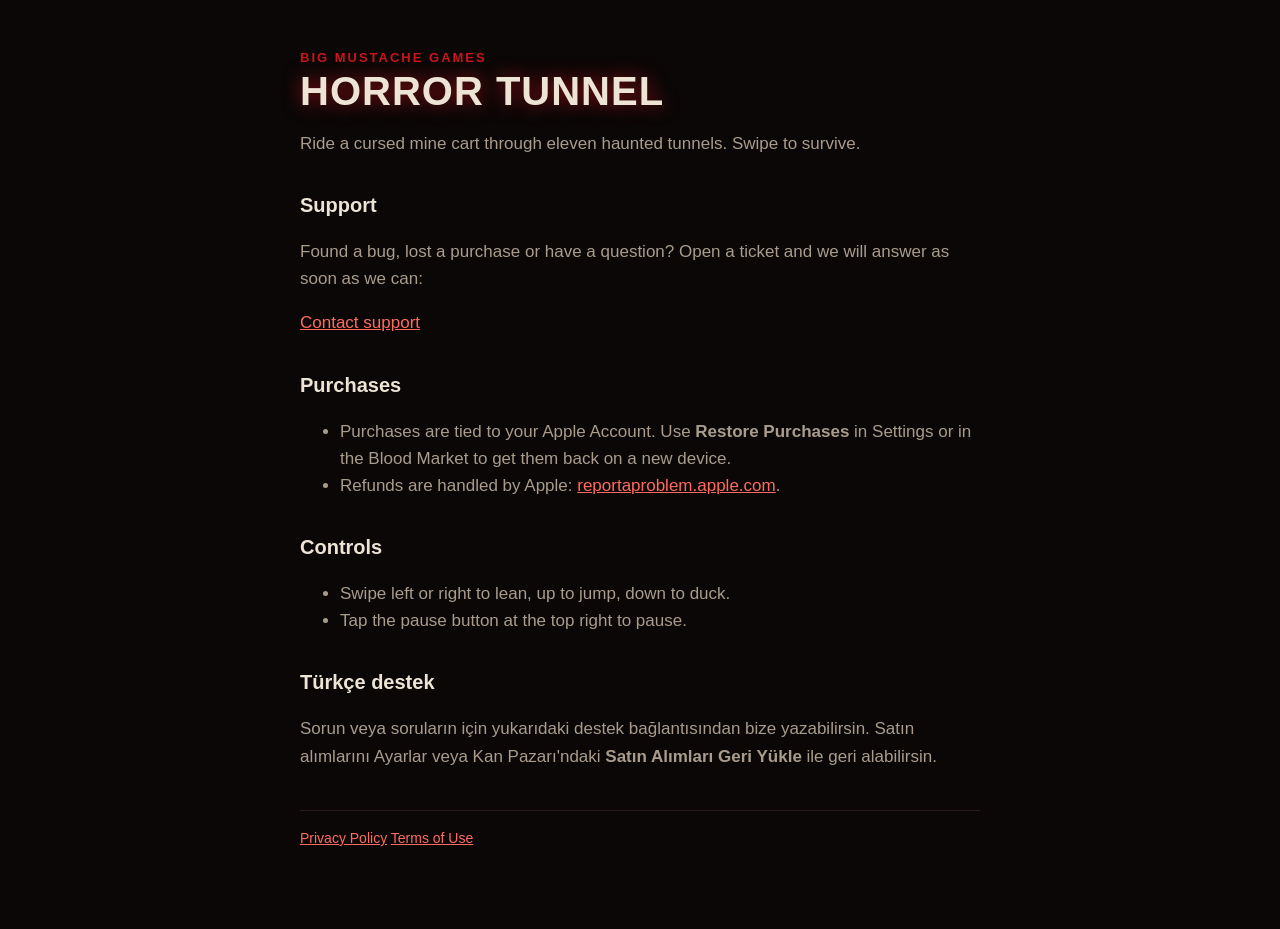
<file: index.html>
<!doctype html><html lang="en"><head><meta charset="utf-8"><meta name="viewport" content="width=device-width,initial-scale=1"><title>Horror Tunnel - Support</title><link rel="stylesheet" href="style.css"></head><body><main>
<div class="tag">Big Mustache Games</div><h1>HORROR TUNNEL</h1><p>Ride a cursed mine cart through eleven haunted tunnels. Swipe to survive.</p>
<h2>Support</h2><p>Found a bug, lost a purchase or have a question? Open a ticket and we will answer as soon as we can:</p>
<p><a href="https://github.com/bigmustachegame/horrortunnel-support/issues/new">Contact support</a></p>
<h2>Purchases</h2><ul><li>Purchases are tied to your Apple Account. Use <b>Restore Purchases</b> in Settings or in the Blood Market to get them back on a new device.</li><li>Refunds are handled by Apple: <a href="https://reportaproblem.apple.com">reportaproblem.apple.com</a>.</li></ul>
<h2>Controls</h2><ul><li>Swipe left or right to lean, up to jump, down to duck.</li><li>Tap the pause button at the top right to pause.</li></ul>
<h2>Türkçe destek</h2><p>Sorun veya soruların için yukarıdaki destek bağlantısından bize yazabilirsin. Satın alımlarını Ayarlar veya Kan Pazarı'ndaki <b>Satın Alımları Geri Yükle</b> ile geri alabilirsin.</p>
<nav><a href="privacy.html">Privacy Policy</a> <a href="terms.html">Terms of Use</a></nav></main></body></html>
</file>
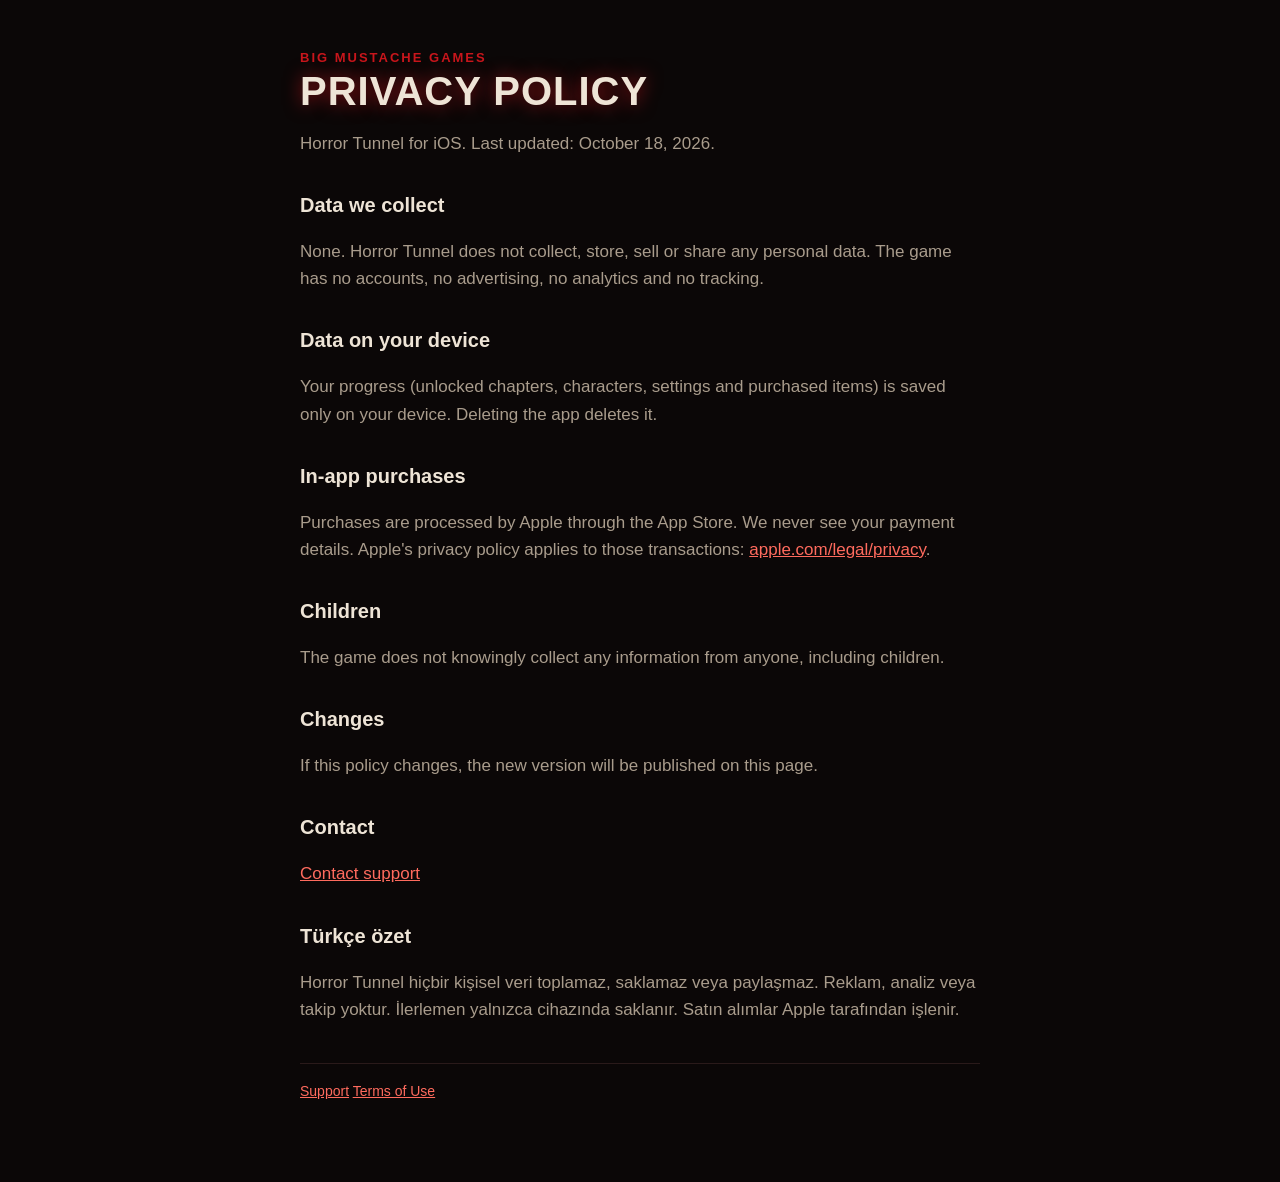
<file: privacy.html>
<!doctype html><html lang="en"><head><meta charset="utf-8"><meta name="viewport" content="width=device-width,initial-scale=1"><title>Horror Tunnel - Privacy Policy</title><link rel="stylesheet" href="style.css"></head><body><main>
<div class="tag">Big Mustache Games</div><h1>PRIVACY POLICY</h1><p>Horror Tunnel for iOS. Last updated: October 18, 2026.</p>
<h2>Data we collect</h2><p>None. Horror Tunnel does not collect, store, sell or share any personal data. The game has no accounts, no advertising, no analytics and no tracking.</p>
<h2>Data on your device</h2><p>Your progress (unlocked chapters, characters, settings and purchased items) is saved only on your device. Deleting the app deletes it.</p>
<h2>In-app purchases</h2><p>Purchases are processed by Apple through the App Store. We never see your payment details. Apple's privacy policy applies to those transactions: <a href="https://www.apple.com/legal/privacy/">apple.com/legal/privacy</a>.</p>
<h2>Children</h2><p>The game does not knowingly collect any information from anyone, including children.</p>
<h2>Changes</h2><p>If this policy changes, the new version will be published on this page.</p>
<h2>Contact</h2><p><a href="https://github.com/bigmustachegame/horrortunnel-support/issues/new">Contact support</a></p>
<h2>Türkçe özet</h2><p>Horror Tunnel hiçbir kişisel veri toplamaz, saklamaz veya paylaşmaz. Reklam, analiz veya takip yoktur. İlerlemen yalnızca cihazında saklanır. Satın alımlar Apple tarafından işlenir.</p>
<nav><a href="index.html">Support</a> <a href="terms.html">Terms of Use</a></nav></main></body></html>
</file>
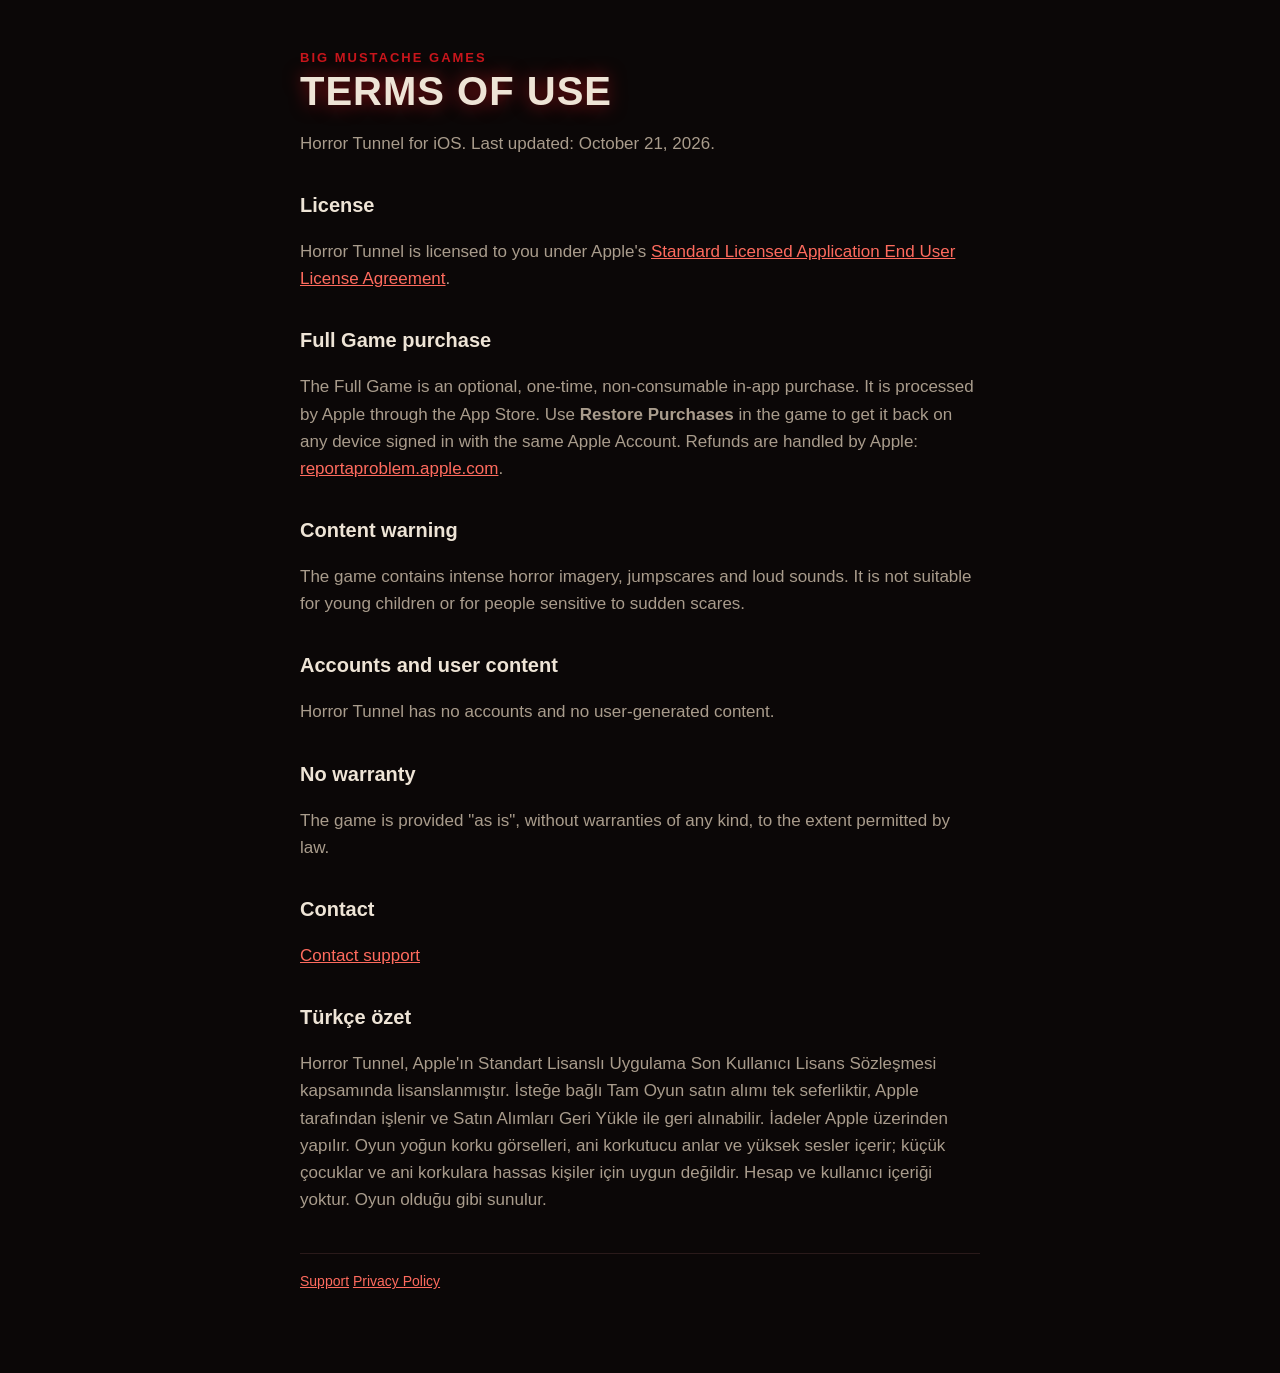
<file: terms.html>
<!doctype html><html lang="en"><head><meta charset="utf-8"><meta name="viewport" content="width=device-width,initial-scale=1"><title>Horror Tunnel - Terms of Use</title><link rel="stylesheet" href="style.css"></head><body><main>
<div class="tag">Big Mustache Games</div><h1>TERMS OF USE</h1><p>Horror Tunnel for iOS. Last updated: October 21, 2026.</p>
<h2>License</h2><p>Horror Tunnel is licensed to you under Apple's <a href="https://www.apple.com/legal/internet-services/itunes/dev/stdeula/">Standard Licensed Application End User License Agreement</a>.</p>
<h2>Full Game purchase</h2><p>The Full Game is an optional, one-time, non-consumable in-app purchase. It is processed by Apple through the App Store. Use <b>Restore Purchases</b> in the game to get it back on any device signed in with the same Apple Account. Refunds are handled by Apple: <a href="https://reportaproblem.apple.com">reportaproblem.apple.com</a>.</p>
<h2>Content warning</h2><p>The game contains intense horror imagery, jumpscares and loud sounds. It is not suitable for young children or for people sensitive to sudden scares.</p>
<h2>Accounts and user content</h2><p>Horror Tunnel has no accounts and no user-generated content.</p>
<h2>No warranty</h2><p>The game is provided "as is", without warranties of any kind, to the extent permitted by law.</p>
<h2>Contact</h2><p><a href="https://github.com/bigmustachegame/horrortunnel-support/issues/new">Contact support</a></p>
<h2>Türkçe özet</h2><p>Horror Tunnel, Apple'ın Standart Lisanslı Uygulama Son Kullanıcı Lisans Sözleşmesi kapsamında lisanslanmıştır. İsteğe bağlı Tam Oyun satın alımı tek seferliktir, Apple tarafından işlenir ve Satın Alımları Geri Yükle ile geri alınabilir. İadeler Apple üzerinden yapılır. Oyun yoğun korku görselleri, ani korkutucu anlar ve yüksek sesler içerir; küçük çocuklar ve ani korkulara hassas kişiler için uygun değildir. Hesap ve kullanıcı içeriği yoktur. Oyun olduğu gibi sunulur.</p>
<nav><a href="index.html">Support</a> <a href="privacy.html">Privacy Policy</a></nav></main></body></html>
</file>
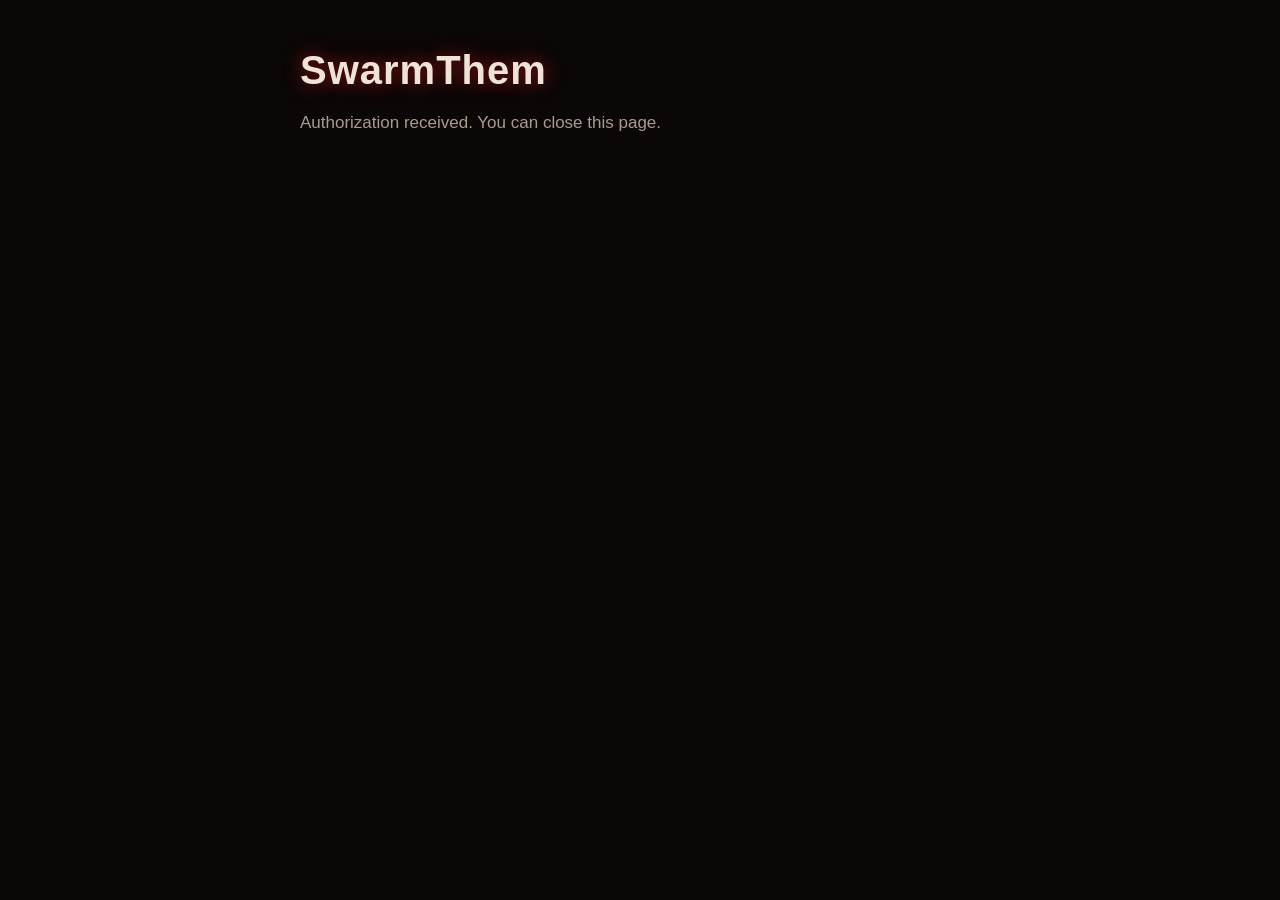
<file: swarmthem/callback.html>
<!doctype html><html lang="en"><head><meta charset="utf-8"><meta name="viewport" content="width=device-width,initial-scale=1"><title>SwarmThem</title><link rel="stylesheet" href="../style.css"></head><body><main>
<h1>SwarmThem</h1><p>Authorization received. You can close this page.</p></main></body></html>
</file>
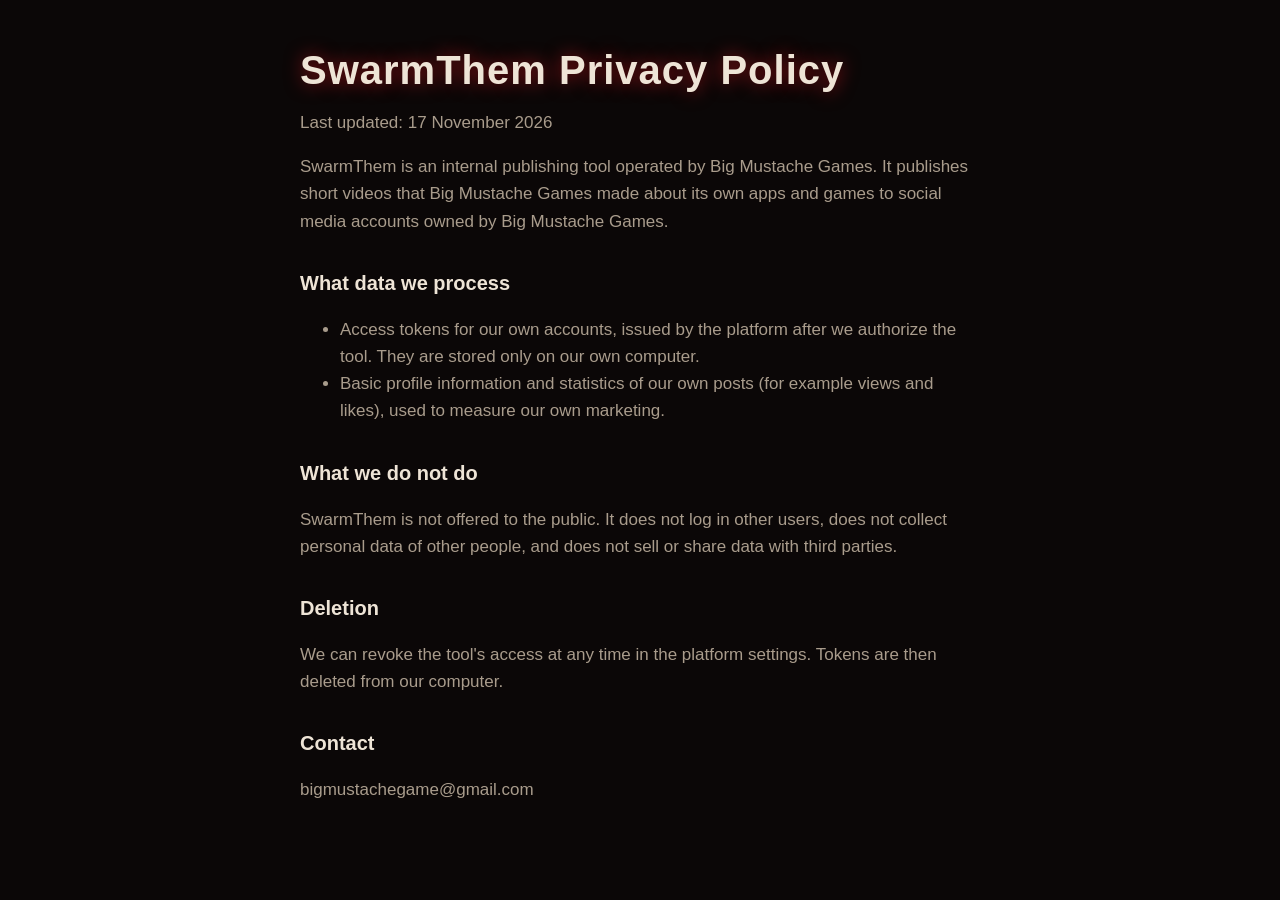
<file: swarmthem/privacy.html>
<!doctype html><html lang="en"><head><meta charset="utf-8"><meta name="viewport" content="width=device-width,initial-scale=1"><title>SwarmThem Privacy Policy</title><link rel="stylesheet" href="../style.css"></head><body><main>
<h1>SwarmThem Privacy Policy</h1><p>Last updated: 17 November 2026</p>
<p>SwarmThem is an internal publishing tool operated by Big Mustache Games. It publishes short videos that Big Mustache Games made about its own apps and games to social media accounts owned by Big Mustache Games.</p>
<h2>What data we process</h2><ul><li>Access tokens for our own accounts, issued by the platform after we authorize the tool. They are stored only on our own computer.</li><li>Basic profile information and statistics of our own posts (for example views and likes), used to measure our own marketing.</li></ul>
<h2>What we do not do</h2><p>SwarmThem is not offered to the public. It does not log in other users, does not collect personal data of other people, and does not sell or share data with third parties.</p>
<h2>Deletion</h2><p>We can revoke the tool's access at any time in the platform settings. Tokens are then deleted from our computer.</p>
<h2>Contact</h2><p>bigmustachegame@gmail.com</p></main></body></html>
</file>
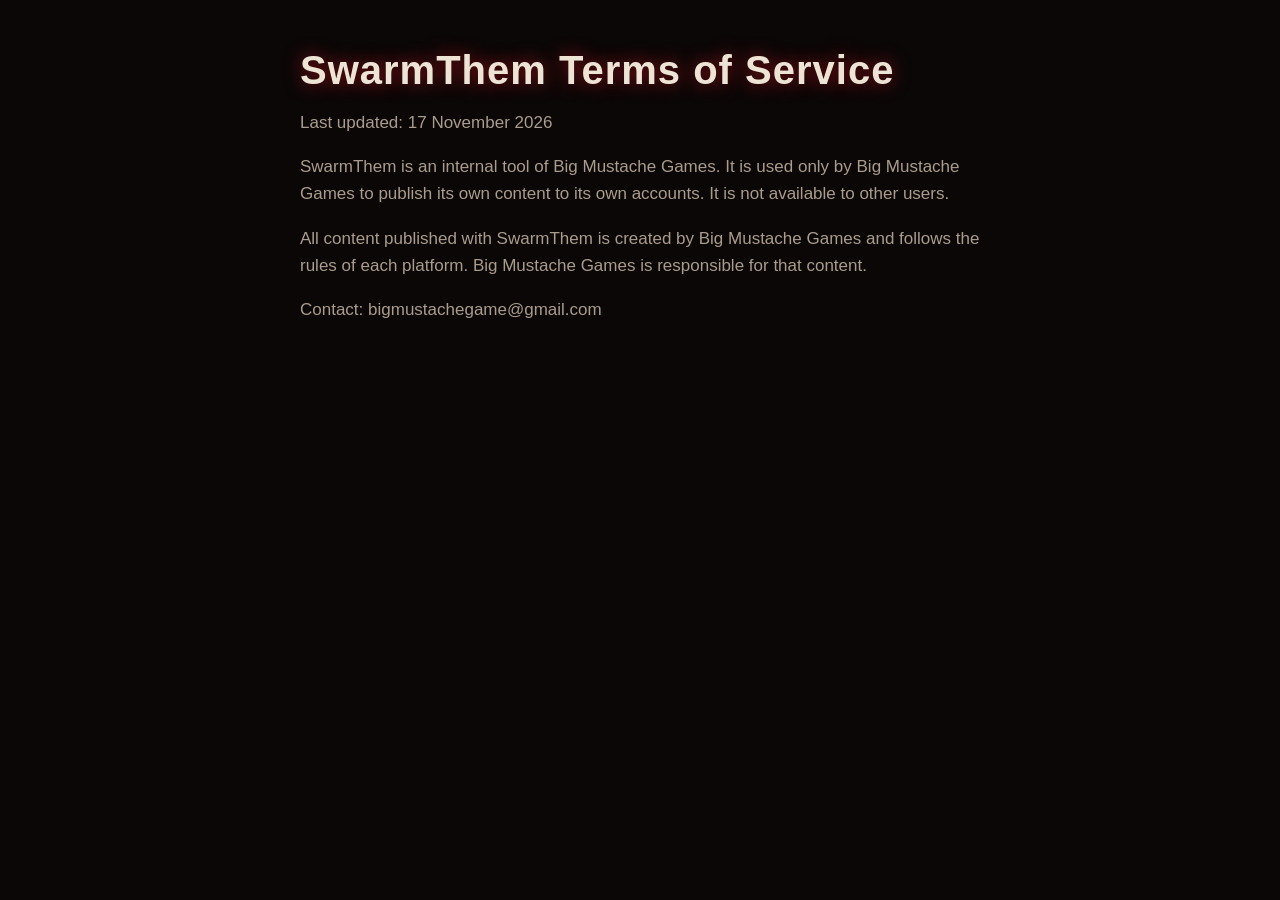
<file: swarmthem/terms.html>
<!doctype html><html lang="en"><head><meta charset="utf-8"><meta name="viewport" content="width=device-width,initial-scale=1"><title>SwarmThem Terms of Service</title><link rel="stylesheet" href="../style.css"></head><body><main>
<h1>SwarmThem Terms of Service</h1><p>Last updated: 17 November 2026</p>
<p>SwarmThem is an internal tool of Big Mustache Games. It is used only by Big Mustache Games to publish its own content to its own accounts. It is not available to other users.</p>
<p>All content published with SwarmThem is created by Big Mustache Games and follows the rules of each platform. Big Mustache Games is responsible for that content.</p>
<p>Contact: bigmustachegame@gmail.com</p></main></body></html>
</file>
<file: style.css>
:root{--bg:#0b0707;--fg:#eee4d6;--dim:#a99c8c;--red:#c8161c}
*{box-sizing:border-box}body{margin:0;background:var(--bg);color:var(--fg);font:17px/1.6 -apple-system,BlinkMacSystemFont,"Segoe UI",Helvetica,Arial,sans-serif}
main{max-width:720px;margin:0 auto;padding:48px 20px 80px}
h1{font:800 40px/1.1 Impact,"Arial Narrow",sans-serif;letter-spacing:1px;margin:0 0 6px;color:var(--fg);text-shadow:0 0 18px rgba(200,22,28,.7)}
h2{font-size:20px;margin:32px 0 8px;color:var(--fg)}p,li{color:var(--dim)}a{color:#ff6b5e}
.tag{color:var(--red);font-weight:700;letter-spacing:2px;text-transform:uppercase;font-size:13px}
nav{margin-top:40px;border-top:1px solid #2a1a1a;padding-top:16px;font-size:14px}
</file>
